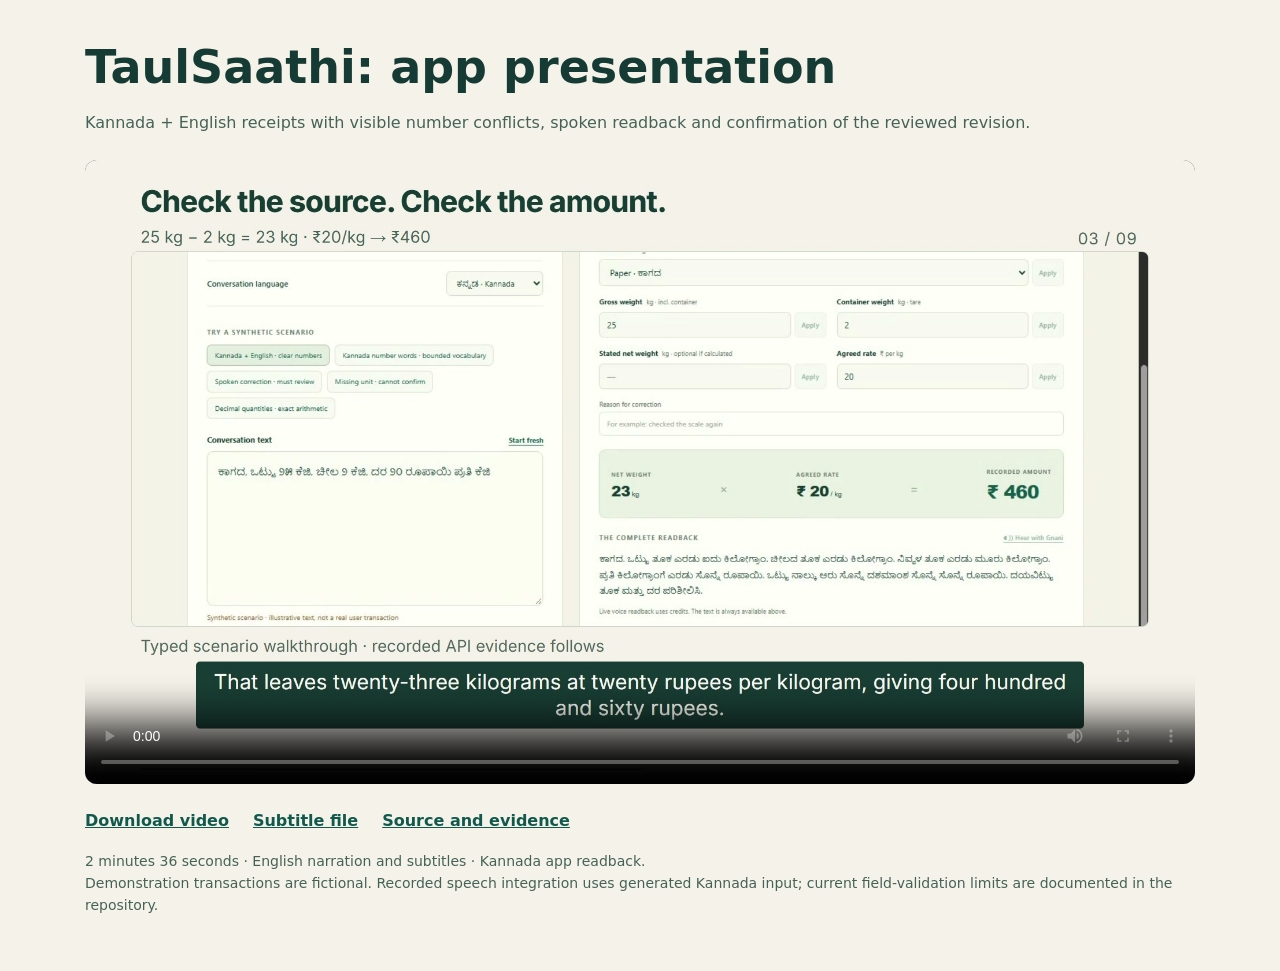
<file: demo/index.html>
<!doctype html><html lang="en"><head><meta charset="utf-8"><meta name="viewport" content="width=device-width, initial-scale=1"><title>TaulSaathi — app demo</title><meta name="description" content="Watch the narrated TaulSaathi app presentation: Kannada receipts, number review, correction and confirmation."><style>*{box-sizing:border-box}body{margin:0;background:#f5f3e9;color:#163b34;font-family:system-ui,sans-serif}main{max-width:1150px;margin:auto;padding:40px 20px}h1{font-size:clamp(28px,5vw,46px);margin:0 0 10px}p{line-height:1.6;color:#466257}video{display:block;width:100%;aspect-ratio:16/9;background:#163b34;border-radius:12px;margin:24px 0}a{color:#12594d;font-weight:600}.links{display:flex;gap:24px;flex-wrap:wrap}.small{font-size:14px}</style></head><body><main><h1>TaulSaathi: app presentation</h1><p>Kannada + English receipts with visible number conflicts, spoken readback and confirmation of the reviewed revision.</p><video controls playsinline preload="metadata" poster="../media/TaulSaathi-presentation.jpg"><source src="../media/TaulSaathi-presentation.mp4" type="video/mp4">Your browser cannot play this video. Use the download link below.</video><p class="links"><a href="../media/TaulSaathi-presentation.mp4" download>Download video</a><a href="../media/TaulSaathi-presentation.srt" download>Subtitle file</a><a href="https://github.com/Pradhyut21/taulsaathi">Source and evidence</a></p><p class="small">2 minutes 36 seconds · English narration and subtitles · Kannada app readback.<br>Demonstration transactions are fictional. Recorded speech integration uses generated Kannada input; current field-validation limits are documented in the repository.</p></main></body></html>
</file>
